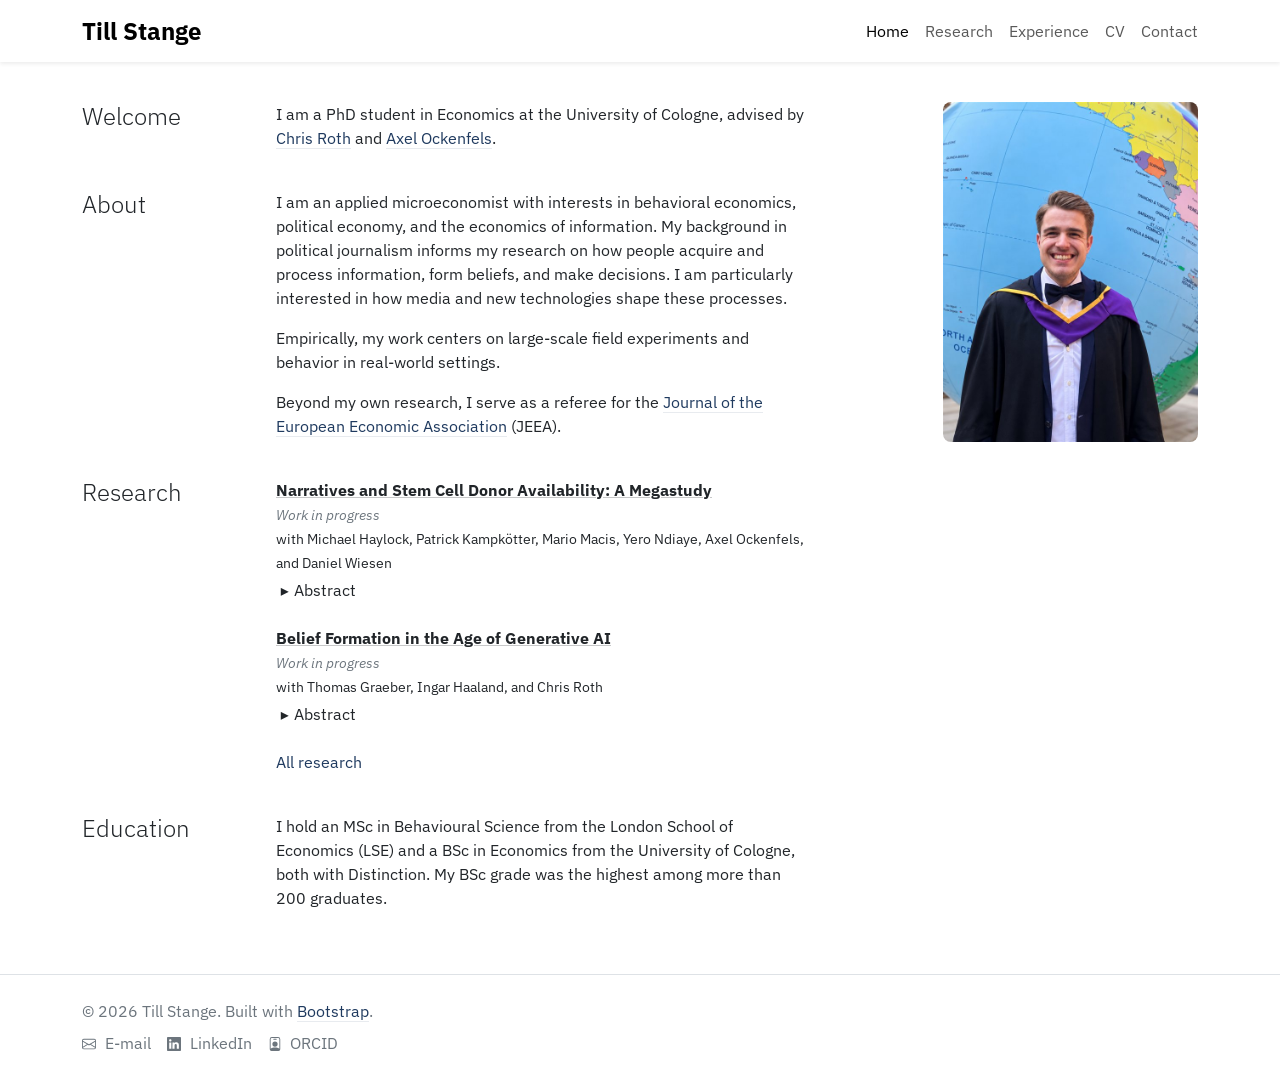
<file: index.html>
<!doctype html>
<html lang="en" data-bs-theme="light">
<head>
  <meta charset="utf-8">
  <meta name="viewport" content="width=device-width, initial-scale=1">
  <title>Till Stange | PhD Student in Economics</title>
  <meta name="description" content="Homepage of Till Stange, PhD student in Economics at the University of Cologne. Research, academic experience and contact information.">
  <meta name="author" content="Till Stange">
  <link rel="icon" href="data:,">
  <link rel="stylesheet" href="https://cdn.jsdelivr.net/npm/bootstrap@5.3.8/dist/css/bootstrap.min.css" integrity="sha384-sRIl4kxILFvY47J16cr9ZwB07vP4J8+LH7qKQnuqkuIAvNWLzeN8tE5YBujZqJLB" crossorigin="anonymous">
  <link rel="stylesheet" href="assets/css/style.css">
</head>
<body>
<nav class="backdrop-blur bg-opacity-90 bg-body mb-4 navbar navbar-expand-lg shadow-sm">
  <div class="container">
    <a class="navbar-brand fs-4" href="index.html">Till Stange</a>
    <button class="navbar-toggler" type="button" data-bs-toggle="collapse" data-bs-target="#navbarNav" aria-controls="navbarNav" aria-expanded="false" aria-label="Toggle navigation">
      <span class="navbar-toggler-icon"></span>
    </button>
    <div class="collapse navbar-collapse" id="navbarNav">
      <ul class="navbar-nav ms-auto">
        <li class="nav-item"><a class="nav-link active" aria-current="page" href="index.html">Home</a></li>
        <li class="nav-item"><a class="nav-link" href="research.html">Research</a></li>
        <li class="nav-item"><a class="nav-link" href="experience.html">Experience</a></li>
        <li class="nav-item"><a class="nav-link" href="CV.pdf" target="_blank" rel="noopener">CV</a></li>
        <li class="nav-item"><a class="nav-link pe-0" href="contact.html">Contact</a></li>
      </ul>
    </div>
  </div>
</nav>

<main class="container mb-5">

<section class="gx-5 mb-4 row pt-3">
  <h4 class="col-12 col-lg-2 col-md-3 fw-light mb-3">Welcome</h4>
  <div class="col-12 col-lg-6 col-md-4">
    <p>I am a PhD student in Economics at the University of Cologne, advised by <a class="link-subtle" target="_blank" rel="noopener" href="https://cproth.com/">Chris Roth</a> and <a class="link-subtle" target="_blank" rel="noopener" href="https://www.econ.mpg.de/axel-ockenfels">Axel Ockenfels</a>.</p>
  </div>
  <div class="col-11 col-lg-4 col-md-5 mb-4 text-md-end">
    <div class="h-md-0">
      <img alt="Portrait of Till Stange" class="portrait rounded-3" src="assets/img/portrait.jpg" width="600" height="800">
    </div>
  </div>
</section>

<section class="gx-5 mb-4 row">
  <h4 class="col-12 col-lg-2 col-md-3 fw-light mb-3">About</h4>
  <div class="col-12 col-lg-6 col-md-8">
    <p>I am an applied microeconomist with interests in behavioral economics, political economy, and the economics of information. My background in political journalism informs my research on how people acquire and process information, form beliefs, and make decisions. I am particularly interested in how media and new technologies shape these processes.</p>
    <p>Empirically, my work centers on large-scale field experiments and behavior in real-world settings.</p>
    <p>Beyond my own research, I serve as a referee for the <a class="link-subtle" target="_blank" rel="noopener" href="https://academic.oup.com/jeea">Journal of the European Economic Association</a> (JEEA).</p>
  </div>
</section>

<section class="gx-5 mb-4 row">
  <h4 class="col-12 col-lg-2 col-md-3 fw-light mb-3">Research</h4>
  <div class="col-12 col-lg-6 col-md-8">
    <div class="mb-4">
      <b><a class="link-dark link-underline-opacity-25 link-underline-opacity-100-hover" href="research.html#wip1">Narratives and Stem Cell Donor Availability: A Megastudy</a></b><br>
      <i class="small text-secondary">Work in progress</i><br>
      <span class="small">with Michael Haylock, Patrick Kampkötter, Mario Macis, Yero Ndiaye, Axel Ockenfels, and Daniel Wiesen</span>
      <div class="mt-1"><button class="abstract-toggle" type="button" data-bs-toggle="collapse" data-bs-target="#abs-home-wip1" aria-expanded="false" aria-controls="abs-home-wip1">Abstract</button></div>
      <div class="collapse" id="abs-home-wip1">
        <p class="mt-2">We study how narratives shape consequential prosocial behavior in a large-scale field experiment with registered stem-cell donors (N = 59,368). In collaboration with DKMS, we test whether brief messages affect donor availability when a real patient match occurs. We find that well-intentioned appeals can backfire, underscoring the value of testing communication at scale before deployment.</p>
      </div>
    </div>
    <div class="mb-4">
      <b><a class="link-dark link-underline-opacity-25 link-underline-opacity-100-hover" href="research.html#wip2">Belief Formation in the Age of Generative AI</a></b><br>
      <i class="small text-secondary">Work in progress</i><br>
      <span class="small">with Thomas Graeber, Ingar Haaland, and Chris Roth</span>
      <div class="mt-1"><button class="abstract-toggle" type="button" data-bs-toggle="collapse" data-bs-target="#abs-home-wip2" aria-expanded="false" aria-controls="abs-home-wip2">Abstract</button></div>
      <div class="collapse" id="abs-home-wip2">
        <p class="mt-2">We review how generative AI is reshaping the economics of belief formation. Drawing on emerging evidence, we examine the tension between improved access to information and new sources of distortion, including AI-generated content, human–AI interaction, personalization, and persuasion.</p>
      </div>
    </div>
    <p>
      <a class="link-primary link-offset-1 link-underline-opacity-0 link-underline-opacity-100-hover link-underline-primary" href="research.html">All research</a>
    </p>
  </div>
</section>

<section class="gx-5 mb-4 row">
  <h4 class="col-12 col-lg-2 col-md-3 fw-light mb-3">Education</h4>
  <div class="col-12 col-lg-6 col-md-8">
    <p>I hold an MSc in Behavioural Science from the London School of Economics (LSE) and a BSc in Economics from the University of Cologne, both with Distinction. My BSc grade was the highest among more than 200 graduates.</p>
  </div>
</section>

</main>

<footer class="border-top py-4 mt-5">
  <div class="container">
    <p class="text-secondary mb-2">&copy; 2026 Till Stange. Built with <a class="link-subtle" target="_blank" rel="noopener" href="https://getbootstrap.com/">Bootstrap</a>.</p>
    <div class="d-flex flex-wrap gap-3">
      <a class="social-link text-decoration-none text-secondary" target="_blank" rel="noopener" href="mailto:till.stange@wiso.uni-koeln.de"><svg class="bi" xmlns="http://www.w3.org/2000/svg" width="14" height="14" fill="currentColor" viewBox="0 0 16 16" aria-hidden="true"><path d="M0 4a2 2 0 0 1 2-2h12a2 2 0 0 1 2 2v8a2 2 0 0 1-2 2H2a2 2 0 0 1-2-2zm2-1a1 1 0 0 0-1 1v.217l7 4.2 7-4.2V4a1 1 0 0 0-1-1zm13 2.383-4.708 2.825L15 11.105zm-.034 6.876-5.64-3.471L8 9.583l-1.326-.795-5.64 3.47A1 1 0 0 0 2 13h12a1 1 0 0 0 .966-.741M1 11.105l4.708-2.897L1 5.383z"/></svg> E-mail</a>
      <a class="social-link text-decoration-none text-secondary" target="_blank" rel="noopener" href="https://www.linkedin.com/in/till-stange-83a282251"><svg class="bi" xmlns="http://www.w3.org/2000/svg" width="14" height="14" fill="currentColor" viewBox="0 0 16 16" aria-hidden="true"><path d="M0 1.146C0 .513.526 0 1.175 0h13.65C15.474 0 16 .513 16 1.146v13.708c0 .633-.526 1.146-1.175 1.146H1.175C.526 16 0 15.487 0 14.854zm4.943 12.248V6.169H2.542v7.225zm-1.2-8.212c.837 0 1.358-.554 1.358-1.248-.015-.709-.52-1.248-1.342-1.248S2.4 3.226 2.4 3.934c0 .694.521 1.248 1.327 1.248zm4.908 8.212V9.359c0-.216.016-.432.08-.586.173-.431.568-.878 1.232-.878.869 0 1.216.662 1.216 1.634v3.865h2.401V9.25c0-2.22-1.184-3.252-2.764-3.252-1.274 0-1.845.7-2.165 1.193v.025h-.016l.016-.025V6.169h-2.4c.03.678 0 7.225 0 7.225z"/></svg> LinkedIn</a>
      <a class="social-link text-decoration-none text-secondary" target="_blank" rel="noopener" href="https://orcid.org/0009-0003-2693-8566"><svg class="bi" xmlns="http://www.w3.org/2000/svg" width="14" height="14" fill="currentColor" viewBox="0 0 16 16" aria-hidden="true"><path d="M6.5 2a.5.5 0 0 0 0 1h3a.5.5 0 0 0 0-1zM11 8a3 3 0 1 1-6 0 3 3 0 0 1 6 0"/><path d="M4.5 0A2.5 2.5 0 0 0 2 2.5V14a2 2 0 0 0 2 2h8a2 2 0 0 0 2-2V2.5A2.5 2.5 0 0 0 11.5 0zM3 2.5A1.5 1.5 0 0 1 4.5 1h7A1.5 1.5 0 0 1 13 2.5v10.795a4.2 4.2 0 0 0-.776-.492C11.392 12.387 10.063 12 8 12s-3.392.387-4.224.803a4.2 4.2 0 0 0-.776.492z"/></svg> ORCID</a>
    </div>
  </div>
</footer>

<script src="https://cdn.jsdelivr.net/npm/bootstrap@5.3.8/dist/js/bootstrap.bundle.min.js" integrity="sha384-FKyoEForCGlyvwx9Hj09JcYn3nv7wiPVlz7YYwJrWVcXK/BmnVDxM+D2scQbITxI" crossorigin="anonymous"></script>
</body>
</html>
</file>
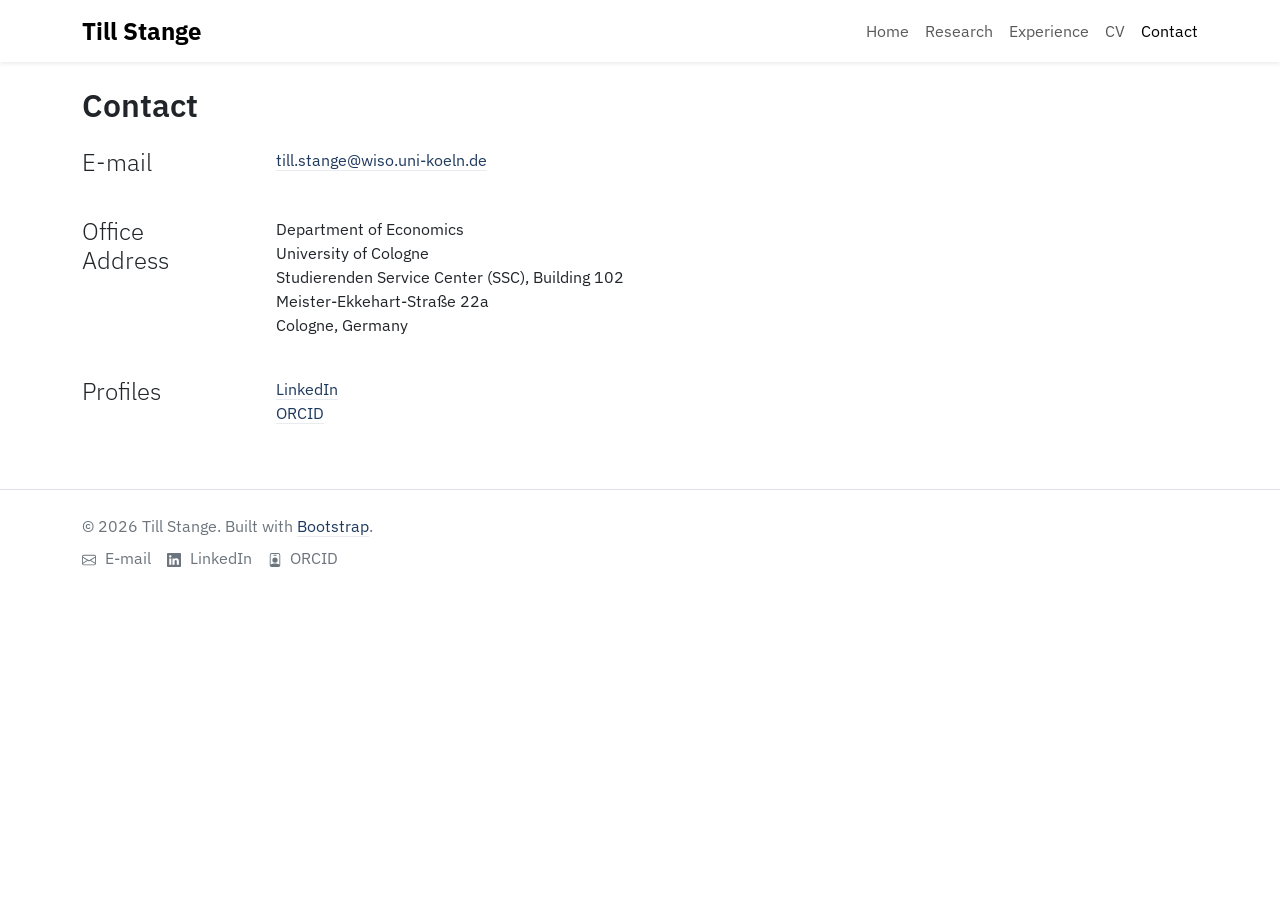
<file: contact.html>
<!doctype html>
<html lang="en" data-bs-theme="light">
<head>
  <meta charset="utf-8">
  <meta name="viewport" content="width=device-width, initial-scale=1">
  <title>Contact | Till Stange</title>
  <meta name="description" content="Contact information of Till Stange, PhD student in Economics at the University of Cologne: e-mail, office address and academic profiles.">
  <meta name="author" content="Till Stange">
  <link rel="icon" href="data:,">
  <link rel="stylesheet" href="https://cdn.jsdelivr.net/npm/bootstrap@5.3.8/dist/css/bootstrap.min.css" integrity="sha384-sRIl4kxILFvY47J16cr9ZwB07vP4J8+LH7qKQnuqkuIAvNWLzeN8tE5YBujZqJLB" crossorigin="anonymous">
  <link rel="stylesheet" href="assets/css/style.css">
</head>
<body>
<nav class="backdrop-blur bg-opacity-90 bg-body mb-4 navbar navbar-expand-lg shadow-sm">
  <div class="container">
    <a class="navbar-brand fs-4" href="index.html">Till Stange</a>
    <button class="navbar-toggler" type="button" data-bs-toggle="collapse" data-bs-target="#navbarNav" aria-controls="navbarNav" aria-expanded="false" aria-label="Toggle navigation">
      <span class="navbar-toggler-icon"></span>
    </button>
    <div class="collapse navbar-collapse" id="navbarNav">
      <ul class="navbar-nav ms-auto">
        <li class="nav-item"><a class="nav-link" href="index.html">Home</a></li>
        <li class="nav-item"><a class="nav-link" href="research.html">Research</a></li>
        <li class="nav-item"><a class="nav-link" href="experience.html">Experience</a></li>
        <li class="nav-item"><a class="nav-link" href="CV.pdf" target="_blank" rel="noopener">CV</a></li>
        <li class="nav-item"><a class="nav-link pe-0 active" aria-current="page" href="contact.html">Contact</a></li>
      </ul>
    </div>
  </div>
</nav>

<main class="container mb-5">
  <h2 class="fw-semibold mb-4">Contact</h2>

<section class="gx-5 mb-4 row">
  <h4 class="col-12 col-lg-2 col-md-3 fw-light mb-3">E-mail</h4>
  <div class="col-12 col-lg-10 col-md-9">
    <p><a class="link-subtle" href="mailto:till.stange@wiso.uni-koeln.de">till.stange@wiso.uni-koeln.de</a></p>
  </div>
</section>

<section class="gx-5 mb-4 row">
  <h4 class="col-12 col-lg-2 col-md-3 fw-light mb-3">Office Address</h4>
  <div class="col-12 col-lg-10 col-md-9">
    <p>Department of Economics<br>
    University of Cologne<br>
    Studierenden Service Center (SSC), Building 102<br>
    Meister-Ekkehart-Straße 22a<br>
    Cologne, Germany</p>
  </div>
</section>

<section class="gx-5 mb-4 row">
  <h4 class="col-12 col-lg-2 col-md-3 fw-light mb-3">Profiles</h4>
  <div class="col-12 col-lg-10 col-md-9">
    <p>
      <a class="link-subtle" target="_blank" rel="noopener" href="https://www.linkedin.com/in/till-stange-83a282251">LinkedIn</a><br>
      <a class="link-subtle" target="_blank" rel="noopener" href="https://orcid.org/0009-0003-2693-8566">ORCID</a>
    </p>
  </div>
</section>

</main>

<footer class="border-top py-4 mt-5">
  <div class="container">
    <p class="text-secondary mb-2">&copy; 2026 Till Stange. Built with <a class="link-subtle" target="_blank" rel="noopener" href="https://getbootstrap.com/">Bootstrap</a>.</p>
    <div class="d-flex flex-wrap gap-3">
      <a class="social-link text-decoration-none text-secondary" target="_blank" rel="noopener" href="mailto:till.stange@wiso.uni-koeln.de"><svg class="bi" xmlns="http://www.w3.org/2000/svg" width="14" height="14" fill="currentColor" viewBox="0 0 16 16" aria-hidden="true"><path d="M0 4a2 2 0 0 1 2-2h12a2 2 0 0 1 2 2v8a2 2 0 0 1-2 2H2a2 2 0 0 1-2-2zm2-1a1 1 0 0 0-1 1v.217l7 4.2 7-4.2V4a1 1 0 0 0-1-1zm13 2.383-4.708 2.825L15 11.105zm-.034 6.876-5.64-3.471L8 9.583l-1.326-.795-5.64 3.47A1 1 0 0 0 2 13h12a1 1 0 0 0 .966-.741M1 11.105l4.708-2.897L1 5.383z"/></svg> E-mail</a>
      <a class="social-link text-decoration-none text-secondary" target="_blank" rel="noopener" href="https://www.linkedin.com/in/till-stange-83a282251"><svg class="bi" xmlns="http://www.w3.org/2000/svg" width="14" height="14" fill="currentColor" viewBox="0 0 16 16" aria-hidden="true"><path d="M0 1.146C0 .513.526 0 1.175 0h13.65C15.474 0 16 .513 16 1.146v13.708c0 .633-.526 1.146-1.175 1.146H1.175C.526 16 0 15.487 0 14.854zm4.943 12.248V6.169H2.542v7.225zm-1.2-8.212c.837 0 1.358-.554 1.358-1.248-.015-.709-.52-1.248-1.342-1.248S2.4 3.226 2.4 3.934c0 .694.521 1.248 1.327 1.248zm4.908 8.212V9.359c0-.216.016-.432.08-.586.173-.431.568-.878 1.232-.878.869 0 1.216.662 1.216 1.634v3.865h2.401V9.25c0-2.22-1.184-3.252-2.764-3.252-1.274 0-1.845.7-2.165 1.193v.025h-.016l.016-.025V6.169h-2.4c.03.678 0 7.225 0 7.225z"/></svg> LinkedIn</a>
      <a class="social-link text-decoration-none text-secondary" target="_blank" rel="noopener" href="https://orcid.org/0009-0003-2693-8566"><svg class="bi" xmlns="http://www.w3.org/2000/svg" width="14" height="14" fill="currentColor" viewBox="0 0 16 16" aria-hidden="true"><path d="M6.5 2a.5.5 0 0 0 0 1h3a.5.5 0 0 0 0-1zM11 8a3 3 0 1 1-6 0 3 3 0 0 1 6 0"/><path d="M4.5 0A2.5 2.5 0 0 0 2 2.5V14a2 2 0 0 0 2 2h8a2 2 0 0 0 2-2V2.5A2.5 2.5 0 0 0 11.5 0zM3 2.5A1.5 1.5 0 0 1 4.5 1h7A1.5 1.5 0 0 1 13 2.5v10.795a4.2 4.2 0 0 0-.776-.492C11.392 12.387 10.063 12 8 12s-3.392.387-4.224.803a4.2 4.2 0 0 0-.776.492z"/></svg> ORCID</a>
    </div>
  </div>
</footer>

<script src="https://cdn.jsdelivr.net/npm/bootstrap@5.3.8/dist/js/bootstrap.bundle.min.js" integrity="sha384-FKyoEForCGlyvwx9Hj09JcYn3nv7wiPVlz7YYwJrWVcXK/BmnVDxM+D2scQbITxI" crossorigin="anonymous"></script>
</body>
</html>
</file>
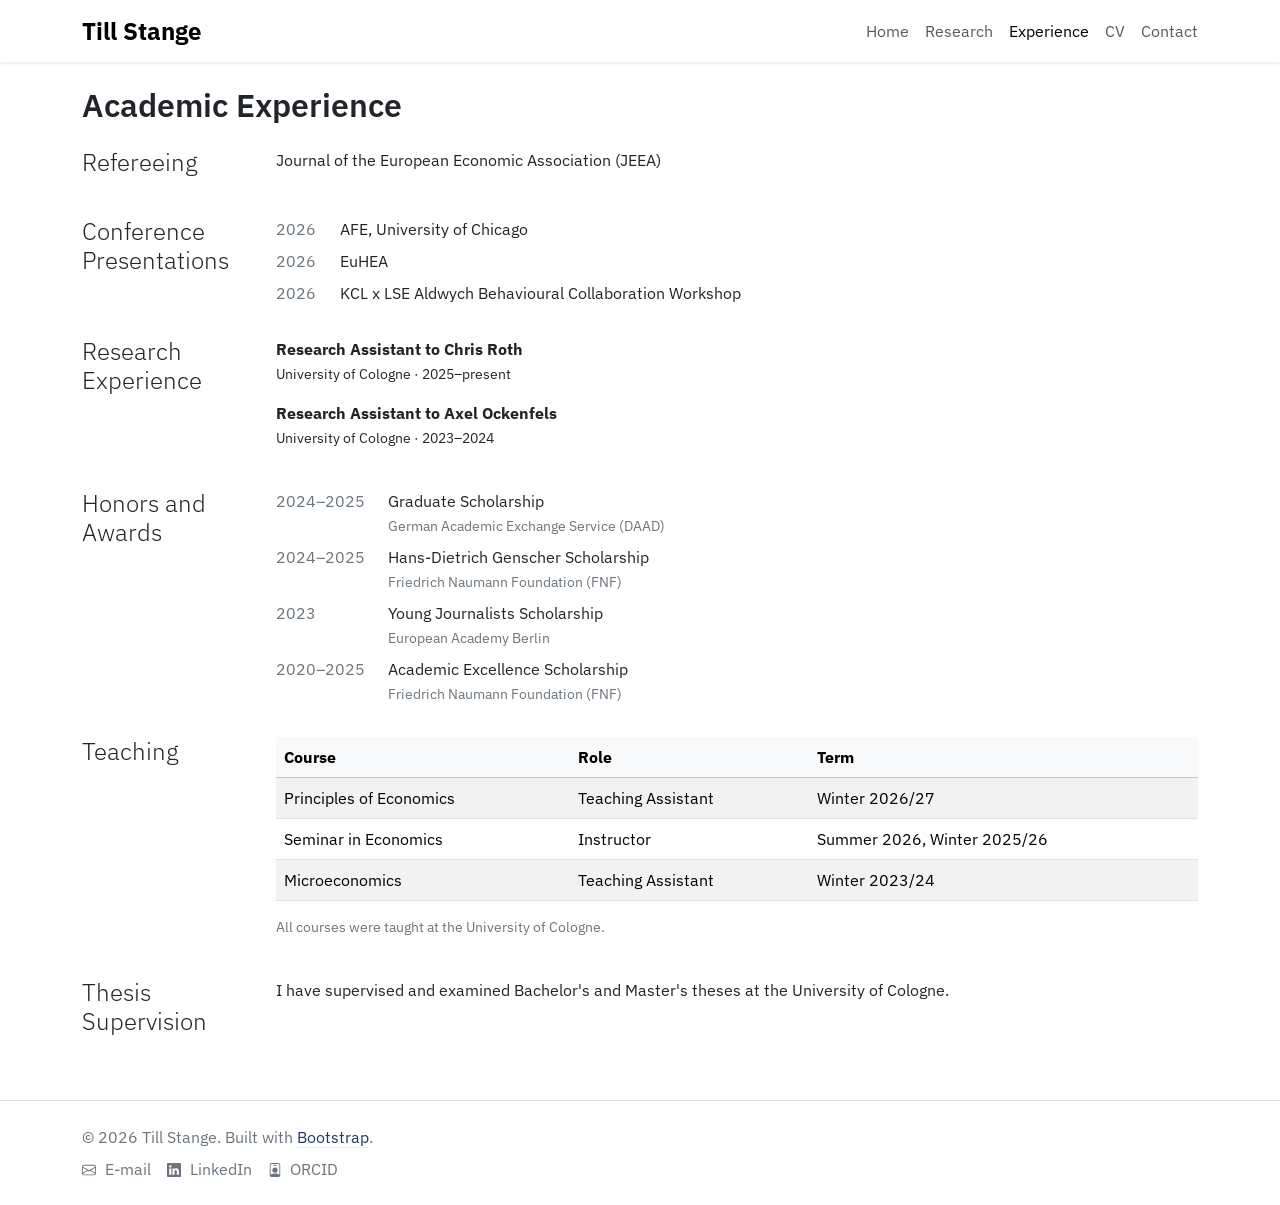
<file: experience.html>
<!doctype html>
<html lang="en" data-bs-theme="light">
<head>
  <meta charset="utf-8">
  <meta name="viewport" content="width=device-width, initial-scale=1">
  <title>Academic Experience | Till Stange</title>
  <meta name="description" content="Academic experience of Till Stange, PhD student in Economics at the University of Cologne: research assistantships, teaching and thesis supervision.">
  <meta name="author" content="Till Stange">
  <link rel="icon" href="data:,">
  <link rel="stylesheet" href="https://cdn.jsdelivr.net/npm/bootstrap@5.3.8/dist/css/bootstrap.min.css" integrity="sha384-sRIl4kxILFvY47J16cr9ZwB07vP4J8+LH7qKQnuqkuIAvNWLzeN8tE5YBujZqJLB" crossorigin="anonymous">
  <link rel="stylesheet" href="assets/css/style.css">
</head>
<body>
<nav class="backdrop-blur bg-opacity-90 bg-body mb-4 navbar navbar-expand-lg shadow-sm">
  <div class="container">
    <a class="navbar-brand fs-4" href="index.html">Till Stange</a>
    <button class="navbar-toggler" type="button" data-bs-toggle="collapse" data-bs-target="#navbarNav" aria-controls="navbarNav" aria-expanded="false" aria-label="Toggle navigation">
      <span class="navbar-toggler-icon"></span>
    </button>
    <div class="collapse navbar-collapse" id="navbarNav">
      <ul class="navbar-nav ms-auto">
        <li class="nav-item"><a class="nav-link" href="index.html">Home</a></li>
        <li class="nav-item"><a class="nav-link" href="research.html">Research</a></li>
        <li class="nav-item"><a class="nav-link active" aria-current="page" href="experience.html">Experience</a></li>
        <li class="nav-item"><a class="nav-link" href="CV.pdf" target="_blank" rel="noopener">CV</a></li>
        <li class="nav-item"><a class="nav-link pe-0" href="contact.html">Contact</a></li>
      </ul>
    </div>
  </div>
</nav>

<main class="container mb-5">
  <h2 class="fw-semibold mb-4">Academic Experience</h2>

<section class="gx-5 mb-4 row">
  <h4 class="col-12 col-lg-2 col-md-3 fw-light mb-3">Refereeing</h4>
  <div class="col-12 col-lg-10 col-md-9">
    <p>Journal of the European Economic Association (JEEA)</p>
  </div>
</section>

<section class="gx-5 mb-4 row">
  <h4 class="col-12 col-lg-2 col-md-3 fw-light mb-3">Conference Presentations</h4>
  <div class="col-12 col-lg-10 col-md-9">
    <ul class="list-unstyled mb-0">
      <li class="mb-2 d-flex"><span class="text-secondary me-3 conf-year">2026</span><span>AFE, University of Chicago</span></li>
      <li class="mb-2 d-flex"><span class="text-secondary me-3 conf-year">2026</span><span>EuHEA</span></li>
      <li class="mb-2 d-flex"><span class="text-secondary me-3 conf-year">2026</span><span>KCL x LSE Aldwych Behavioural Collaboration Workshop</span></li>
    </ul>
  </div>
</section>

<section class="gx-5 mb-4 row">
  <h4 class="col-12 col-lg-2 col-md-3 fw-light mb-3">Research Experience</h4>
  <div class="col-12 col-lg-10 col-md-9">
    <div class="mb-3">
      <b>Research Assistant to Chris Roth</b><br>
      <span class="small">University of Cologne · 2025–present</span>
    </div>
    <div class="mb-3">
      <b>Research Assistant to Axel Ockenfels</b><br>
      <span class="small">University of Cologne · 2023–2024</span>
    </div>
  </div>
</section>

<section class="gx-5 mb-4 row">
  <h4 class="col-12 col-lg-2 col-md-3 fw-light mb-3">Honors and Awards</h4>
  <div class="col-12 col-lg-10 col-md-9">
    <ul class="list-unstyled mb-0">
      <li class="mb-2 d-flex"><span class="text-secondary me-3 range-year">2024–2025</span><span>Graduate Scholarship<br><span class="small text-secondary">German Academic Exchange Service (DAAD)</span></span></li>
      <li class="mb-2 d-flex"><span class="text-secondary me-3 range-year">2024–2025</span><span>Hans-Dietrich Genscher Scholarship<br><span class="small text-secondary">Friedrich Naumann Foundation (FNF)</span></span></li>
      <li class="mb-2 d-flex"><span class="text-secondary me-3 range-year">2023</span><span>Young Journalists Scholarship<br><span class="small text-secondary">European Academy Berlin</span></span></li>
      <li class="mb-2 d-flex"><span class="text-secondary me-3 range-year">2020–2025</span><span>Academic Excellence Scholarship<br><span class="small text-secondary">Friedrich Naumann Foundation (FNF)</span></span></li>
    </ul>
  </div>
</section>

<section class="gx-5 mb-4 row">
  <h4 class="col-12 col-lg-2 col-md-3 fw-light mb-3">Teaching</h4>
  <div class="col-12 col-lg-10 col-md-9">
    <div class="table-responsive">
      <table class="table table-striped">
        <thead class="table-light">
          <tr>
            <th>Course</th>
            <th>Role</th>
            <th>Term</th>
          </tr>
        </thead>
        <tbody>
          <tr>
            <td>Principles of Economics</td>
            <td>Teaching Assistant</td>
            <td>Winter 2026/27</td>
          </tr>
          <tr>
            <td>Seminar in Economics</td>
            <td>Instructor</td>
            <td>Summer 2026, Winter 2025/26</td>
          </tr>
          <tr>
            <td>Microeconomics</td>
            <td>Teaching Assistant</td>
            <td>Winter 2023/24</td>
          </tr>
        </tbody>
      </table>
    </div>
    <p class="small text-secondary">All courses were taught at the University of Cologne.</p>
  </div>
</section>

<section class="gx-5 mb-4 row">
  <h4 class="col-12 col-lg-2 col-md-3 fw-light mb-3">Thesis Supervision</h4>
  <div class="col-12 col-lg-10 col-md-9">
    <p>I have supervised and examined Bachelor's and Master's theses at the University of Cologne.</p>
  </div>
</section>

</main>

<footer class="border-top py-4 mt-5">
  <div class="container">
    <p class="text-secondary mb-2">&copy; 2026 Till Stange. Built with <a class="link-subtle" target="_blank" rel="noopener" href="https://getbootstrap.com/">Bootstrap</a>.</p>
    <div class="d-flex flex-wrap gap-3">
      <a class="social-link text-decoration-none text-secondary" target="_blank" rel="noopener" href="mailto:till.stange@wiso.uni-koeln.de"><svg class="bi" xmlns="http://www.w3.org/2000/svg" width="14" height="14" fill="currentColor" viewBox="0 0 16 16" aria-hidden="true"><path d="M0 4a2 2 0 0 1 2-2h12a2 2 0 0 1 2 2v8a2 2 0 0 1-2 2H2a2 2 0 0 1-2-2zm2-1a1 1 0 0 0-1 1v.217l7 4.2 7-4.2V4a1 1 0 0 0-1-1zm13 2.383-4.708 2.825L15 11.105zm-.034 6.876-5.64-3.471L8 9.583l-1.326-.795-5.64 3.47A1 1 0 0 0 2 13h12a1 1 0 0 0 .966-.741M1 11.105l4.708-2.897L1 5.383z"/></svg> E-mail</a>
      <a class="social-link text-decoration-none text-secondary" target="_blank" rel="noopener" href="https://www.linkedin.com/in/till-stange-83a282251"><svg class="bi" xmlns="http://www.w3.org/2000/svg" width="14" height="14" fill="currentColor" viewBox="0 0 16 16" aria-hidden="true"><path d="M0 1.146C0 .513.526 0 1.175 0h13.65C15.474 0 16 .513 16 1.146v13.708c0 .633-.526 1.146-1.175 1.146H1.175C.526 16 0 15.487 0 14.854zm4.943 12.248V6.169H2.542v7.225zm-1.2-8.212c.837 0 1.358-.554 1.358-1.248-.015-.709-.52-1.248-1.342-1.248S2.4 3.226 2.4 3.934c0 .694.521 1.248 1.327 1.248zm4.908 8.212V9.359c0-.216.016-.432.08-.586.173-.431.568-.878 1.232-.878.869 0 1.216.662 1.216 1.634v3.865h2.401V9.25c0-2.22-1.184-3.252-2.764-3.252-1.274 0-1.845.7-2.165 1.193v.025h-.016l.016-.025V6.169h-2.4c.03.678 0 7.225 0 7.225z"/></svg> LinkedIn</a>
      <a class="social-link text-decoration-none text-secondary" target="_blank" rel="noopener" href="https://orcid.org/0009-0003-2693-8566"><svg class="bi" xmlns="http://www.w3.org/2000/svg" width="14" height="14" fill="currentColor" viewBox="0 0 16 16" aria-hidden="true"><path d="M6.5 2a.5.5 0 0 0 0 1h3a.5.5 0 0 0 0-1zM11 8a3 3 0 1 1-6 0 3 3 0 0 1 6 0"/><path d="M4.5 0A2.5 2.5 0 0 0 2 2.5V14a2 2 0 0 0 2 2h8a2 2 0 0 0 2-2V2.5A2.5 2.5 0 0 0 11.5 0zM3 2.5A1.5 1.5 0 0 1 4.5 1h7A1.5 1.5 0 0 1 13 2.5v10.795a4.2 4.2 0 0 0-.776-.492C11.392 12.387 10.063 12 8 12s-3.392.387-4.224.803a4.2 4.2 0 0 0-.776.492z"/></svg> ORCID</a>
    </div>
  </div>
</footer>

<script src="https://cdn.jsdelivr.net/npm/bootstrap@5.3.8/dist/js/bootstrap.bundle.min.js" integrity="sha384-FKyoEForCGlyvwx9Hj09JcYn3nv7wiPVlz7YYwJrWVcXK/BmnVDxM+D2scQbITxI" crossorigin="anonymous"></script>
</body>
</html>
</file>
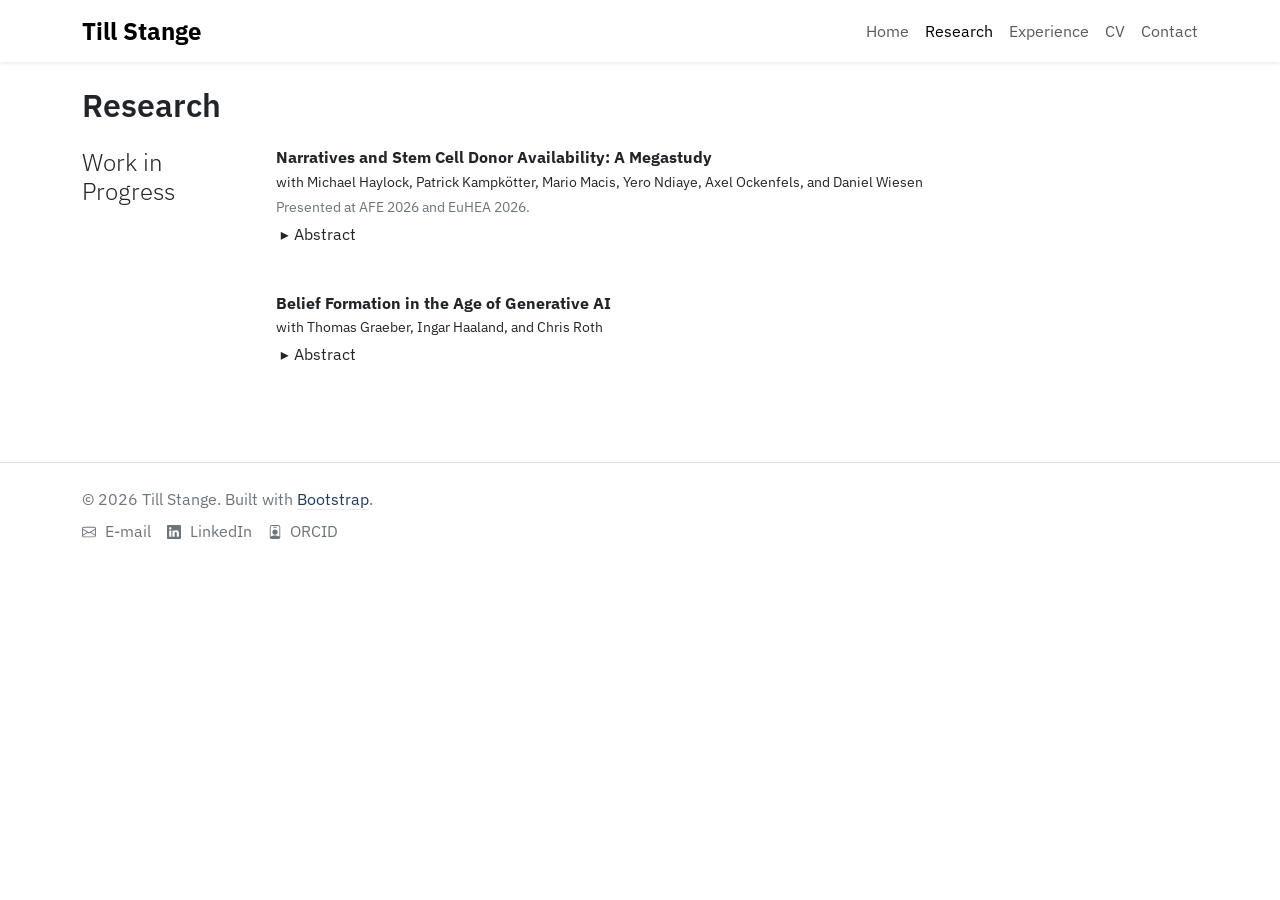
<file: research.html>
<!doctype html>
<html lang="en" data-bs-theme="light">
<head>
  <meta charset="utf-8">
  <meta name="viewport" content="width=device-width, initial-scale=1">
  <title>Research | Till Stange</title>
  <meta name="description" content="Research of Till Stange, PhD student in Economics at the University of Cologne: working papers and work in progress.">
  <meta name="author" content="Till Stange">
  <link rel="icon" href="data:,">
  <link rel="stylesheet" href="https://cdn.jsdelivr.net/npm/bootstrap@5.3.8/dist/css/bootstrap.min.css" integrity="sha384-sRIl4kxILFvY47J16cr9ZwB07vP4J8+LH7qKQnuqkuIAvNWLzeN8tE5YBujZqJLB" crossorigin="anonymous">
  <link rel="stylesheet" href="assets/css/style.css">
</head>
<body>
<nav class="backdrop-blur bg-opacity-90 bg-body mb-4 navbar navbar-expand-lg shadow-sm">
  <div class="container">
    <a class="navbar-brand fs-4" href="index.html">Till Stange</a>
    <button class="navbar-toggler" type="button" data-bs-toggle="collapse" data-bs-target="#navbarNav" aria-controls="navbarNav" aria-expanded="false" aria-label="Toggle navigation">
      <span class="navbar-toggler-icon"></span>
    </button>
    <div class="collapse navbar-collapse" id="navbarNav">
      <ul class="navbar-nav ms-auto">
        <li class="nav-item"><a class="nav-link" href="index.html">Home</a></li>
        <li class="nav-item"><a class="nav-link active" aria-current="page" href="research.html">Research</a></li>
        <li class="nav-item"><a class="nav-link" href="experience.html">Experience</a></li>
        <li class="nav-item"><a class="nav-link" href="CV.pdf" target="_blank" rel="noopener">CV</a></li>
        <li class="nav-item"><a class="nav-link pe-0" href="contact.html">Contact</a></li>
      </ul>
    </div>
  </div>
</nav>

<main class="container mb-5">
  <h2 class="fw-semibold mb-4">Research</h2>

<section class="gx-5 mb-4 row">
  <h4 class="col-12 col-lg-2 col-md-3 fw-light mb-3">Work in Progress</h4>
  <div class="col-12 col-lg-10 col-md-9">
    <div class="mb-5" id="wip1">
      <h6 class="mb-1"><b>Narratives and Stem Cell Donor Availability: A Megastudy</b></h6>
      <p class="mb-1 small">with Michael Haylock, Patrick Kampkötter, Mario Macis, Yero Ndiaye, Axel Ockenfels, and Daniel Wiesen</p>
      <p class="mb-1 small text-secondary">Presented at AFE 2026 and EuHEA 2026.</p>
      <button class="abstract-toggle" type="button" data-bs-toggle="collapse" data-bs-target="#abs-wip1" aria-expanded="false" aria-controls="abs-wip1">Abstract</button>
      <div class="collapse" id="abs-wip1">
        <p class="mt-2">We study how narratives shape consequential prosocial behavior in a large-scale field experiment with registered stem-cell donors (N = 59,368). In collaboration with DKMS, we test whether brief messages affect donor availability when a real patient match occurs. We find that well-intentioned appeals can backfire, underscoring the value of testing communication at scale before deployment.</p>
      </div>
    </div>
    <div class="mb-5" id="wip2">
      <h6 class="mb-1"><b>Belief Formation in the Age of Generative AI</b></h6>
      <p class="mb-1 small">with Thomas Graeber, Ingar Haaland, and Chris Roth</p>
      <button class="abstract-toggle" type="button" data-bs-toggle="collapse" data-bs-target="#abs-wip2" aria-expanded="false" aria-controls="abs-wip2">Abstract</button>
      <div class="collapse" id="abs-wip2">
        <p class="mt-2">We review how generative AI is reshaping the economics of belief formation. Drawing on emerging evidence, we examine the tension between improved access to information and new sources of distortion, including AI-generated content, human–AI interaction, personalization, and persuasion.</p>
      </div>
    </div>
  </div>
</section>

</main>

<footer class="border-top py-4 mt-5">
  <div class="container">
    <p class="text-secondary mb-2">&copy; 2026 Till Stange. Built with <a class="link-subtle" target="_blank" rel="noopener" href="https://getbootstrap.com/">Bootstrap</a>.</p>
    <div class="d-flex flex-wrap gap-3">
      <a class="social-link text-decoration-none text-secondary" target="_blank" rel="noopener" href="mailto:till.stange@wiso.uni-koeln.de"><svg class="bi" xmlns="http://www.w3.org/2000/svg" width="14" height="14" fill="currentColor" viewBox="0 0 16 16" aria-hidden="true"><path d="M0 4a2 2 0 0 1 2-2h12a2 2 0 0 1 2 2v8a2 2 0 0 1-2 2H2a2 2 0 0 1-2-2zm2-1a1 1 0 0 0-1 1v.217l7 4.2 7-4.2V4a1 1 0 0 0-1-1zm13 2.383-4.708 2.825L15 11.105zm-.034 6.876-5.64-3.471L8 9.583l-1.326-.795-5.64 3.47A1 1 0 0 0 2 13h12a1 1 0 0 0 .966-.741M1 11.105l4.708-2.897L1 5.383z"/></svg> E-mail</a>
      <a class="social-link text-decoration-none text-secondary" target="_blank" rel="noopener" href="https://www.linkedin.com/in/till-stange-83a282251"><svg class="bi" xmlns="http://www.w3.org/2000/svg" width="14" height="14" fill="currentColor" viewBox="0 0 16 16" aria-hidden="true"><path d="M0 1.146C0 .513.526 0 1.175 0h13.65C15.474 0 16 .513 16 1.146v13.708c0 .633-.526 1.146-1.175 1.146H1.175C.526 16 0 15.487 0 14.854zm4.943 12.248V6.169H2.542v7.225zm-1.2-8.212c.837 0 1.358-.554 1.358-1.248-.015-.709-.52-1.248-1.342-1.248S2.4 3.226 2.4 3.934c0 .694.521 1.248 1.327 1.248zm4.908 8.212V9.359c0-.216.016-.432.08-.586.173-.431.568-.878 1.232-.878.869 0 1.216.662 1.216 1.634v3.865h2.401V9.25c0-2.22-1.184-3.252-2.764-3.252-1.274 0-1.845.7-2.165 1.193v.025h-.016l.016-.025V6.169h-2.4c.03.678 0 7.225 0 7.225z"/></svg> LinkedIn</a>
      <a class="social-link text-decoration-none text-secondary" target="_blank" rel="noopener" href="https://orcid.org/0009-0003-2693-8566"><svg class="bi" xmlns="http://www.w3.org/2000/svg" width="14" height="14" fill="currentColor" viewBox="0 0 16 16" aria-hidden="true"><path d="M6.5 2a.5.5 0 0 0 0 1h3a.5.5 0 0 0 0-1zM11 8a3 3 0 1 1-6 0 3 3 0 0 1 6 0"/><path d="M4.5 0A2.5 2.5 0 0 0 2 2.5V14a2 2 0 0 0 2 2h8a2 2 0 0 0 2-2V2.5A2.5 2.5 0 0 0 11.5 0zM3 2.5A1.5 1.5 0 0 1 4.5 1h7A1.5 1.5 0 0 1 13 2.5v10.795a4.2 4.2 0 0 0-.776-.492C11.392 12.387 10.063 12 8 12s-3.392.387-4.224.803a4.2 4.2 0 0 0-.776.492z"/></svg> ORCID</a>
    </div>
  </div>
</footer>

<script src="https://cdn.jsdelivr.net/npm/bootstrap@5.3.8/dist/js/bootstrap.bundle.min.js" integrity="sha384-FKyoEForCGlyvwx9Hj09JcYn3nv7wiPVlz7YYwJrWVcXK/BmnVDxM+D2scQbITxI" crossorigin="anonymous"></script>
</body>
</html>
</file>
<file: assets/css/style.css>
/* ==========================================================================
   Eigene Styles – ergänzt Bootstrap 5.3 (per CDN geladen).
   Bootstrap liefert Raster, Navbar, Karten, Tabellen; hier stehen nur
   Schrift, Akzentfarbe und ein paar kleine Ergänzungen.
   ========================================================================== */

/* ---------- Schrift: IBM Plex Sans (selbst gehostet, Lizenz: SIL OFL) ---------- */
@font-face { font-family: "IBM Plex Sans"; font-style: normal; font-weight: 300; font-display: swap;
  src: url("../fonts/ibm-plex-sans-latin-300-normal.woff2") format("woff2"); }
@font-face { font-family: "IBM Plex Sans"; font-style: normal; font-weight: 400; font-display: swap;
  src: url("../fonts/ibm-plex-sans-latin-400-normal.woff2") format("woff2"); }
@font-face { font-family: "IBM Plex Sans"; font-style: italic; font-weight: 400; font-display: swap;
  src: url("../fonts/ibm-plex-sans-latin-400-italic.woff2") format("woff2"); }
@font-face { font-family: "IBM Plex Sans"; font-style: normal; font-weight: 600; font-display: swap;
  src: url("../fonts/ibm-plex-sans-latin-600-normal.woff2") format("woff2"); }
@font-face { font-family: "IBM Plex Sans"; font-style: normal; font-weight: 700; font-display: swap;
  src: url("../fonts/ibm-plex-sans-latin-700-normal.woff2") format("woff2"); }

:root {
  --bs-font-sans-serif: "IBM Plex Sans", system-ui, -apple-system, "Segoe UI", Roboto, "Helvetica Neue", Arial, sans-serif;
  --bs-body-font-family: var(--bs-font-sans-serif);

  /* ------------------------------------------------------------------
     AKZENTFARBE: hier ändern (aktuell: dunkles Blau #1f3a5f).
     Beide Zeilen müssen zusammenpassen: Hex-Wert und dieselbe Farbe als R, G, B.
     Zusätzlich unten bei ".btn-outline-primary" die Farben anpassen.
     ------------------------------------------------------------------ */
  --bs-primary: #1f3a5f;
  --bs-primary-rgb: 31, 58, 95;
  --bs-link-color: #1f3a5f;
  --bs-link-color-rgb: 31, 58, 95;
  --bs-link-hover-color: #142842;
  --bs-link-hover-color-rgb: 20, 40, 66;
}

.btn-outline-primary {
  --bs-btn-color: #1f3a5f;
  --bs-btn-border-color: #1f3a5f;
  --bs-btn-hover-bg: #1f3a5f;
  --bs-btn-hover-border-color: #1f3a5f;
  --bs-btn-active-bg: #142842;
  --bs-btn-active-border-color: #142842;
  --bs-btn-focus-shadow-rgb: 31, 58, 95;
}

html { scroll-padding-top: 5rem; }   /* Anker-Sprünge nicht unter der fixierten Navbar */

/* Schmale Bildschirme: Zeilen mit großem Gutter (gx-5) ragen sonst über den Container hinaus -> horizontales Scrollen */
@media (max-width: 575.98px) {
  .row.gx-5 { --bs-gutter-x: 1.5rem; }
}

/* ---------- Navigation ---------- */
.navbar {
  position: sticky;
  top: 0;
  z-index: 1030;
}
.navbar-brand { font-size: 1.4rem; font-weight: 700; }
.backdrop-blur { backdrop-filter: blur(2px); }
.bg-opacity-90 { --bs-bg-opacity: 0.9; }

/* ---------- Links im Fließtext ---------- */
/* dezente Unterstreichung, bei Hover kräftig */
.link-subtle,
.link-plain {
  text-underline-offset: .25em;
  text-decoration-color: rgba(var(--bs-link-color-rgb), .1);
}
.link-plain { text-decoration-color: rgba(var(--bs-link-color-rgb), 0); }
.link-subtle:hover,
.link-plain:hover { text-decoration-color: rgba(var(--bs-link-color-rgb), 1); }

/* kleine Icons (Bootstrap Icons, inline als SVG) */
.bi { vertical-align: -.125em; }

/* ---------- Home: Porträt ---------- */
.portrait { width: 75%; max-width: 292px; height: auto; }
/* Ab "md" nimmt das Foto keine Höhe ein, damit Profile/Education daneben hochrücken */
.h-md-0 { height: auto; }
@media (min-width: 768px) {
  .h-md-0 { height: 0; }
}

/* ---------- Kacheln (Home) ---------- */
.card-hover { transition: transform .3s ease, box-shadow .3s ease; }
.card-hover:hover {
  transform: translateY(-2px);
  box-shadow: 0 4px 12px rgba(0, 0, 0, .12) !important;
}

/* ---------- Abstract zum Aufklappen (Bootstrap collapse, Optik wie <details>) ---------- */
.abstract-toggle {
  padding: 0;
  border: 0;
  background: none;
  color: inherit;
  font: inherit;
  cursor: pointer;
}
.abstract-toggle::before {
  content: "\25B8";           /* ▸ */
  display: inline-block;
  width: 1.1em;
}
.abstract-toggle[aria-expanded="true"]::before { content: "\25BE"; }   /* ▾ */
.abstract-toggle:focus-visible { outline: 2px solid var(--bs-primary); outline-offset: 2px; }

/* ---------- Footer ---------- */
.social-link .bi { margin-right: .3rem; vertical-align: -.15em; }
.social-link:hover { color: var(--bs-primary) !important; }


/* ---------- Experience: Jahr links in der Liste ---------- */
.conf-year { min-width: 3em; }
.range-year { min-width: 6em; }
@media (max-width: 575.98px) { .range-year { min-width: 5.5em; } }
</file>
